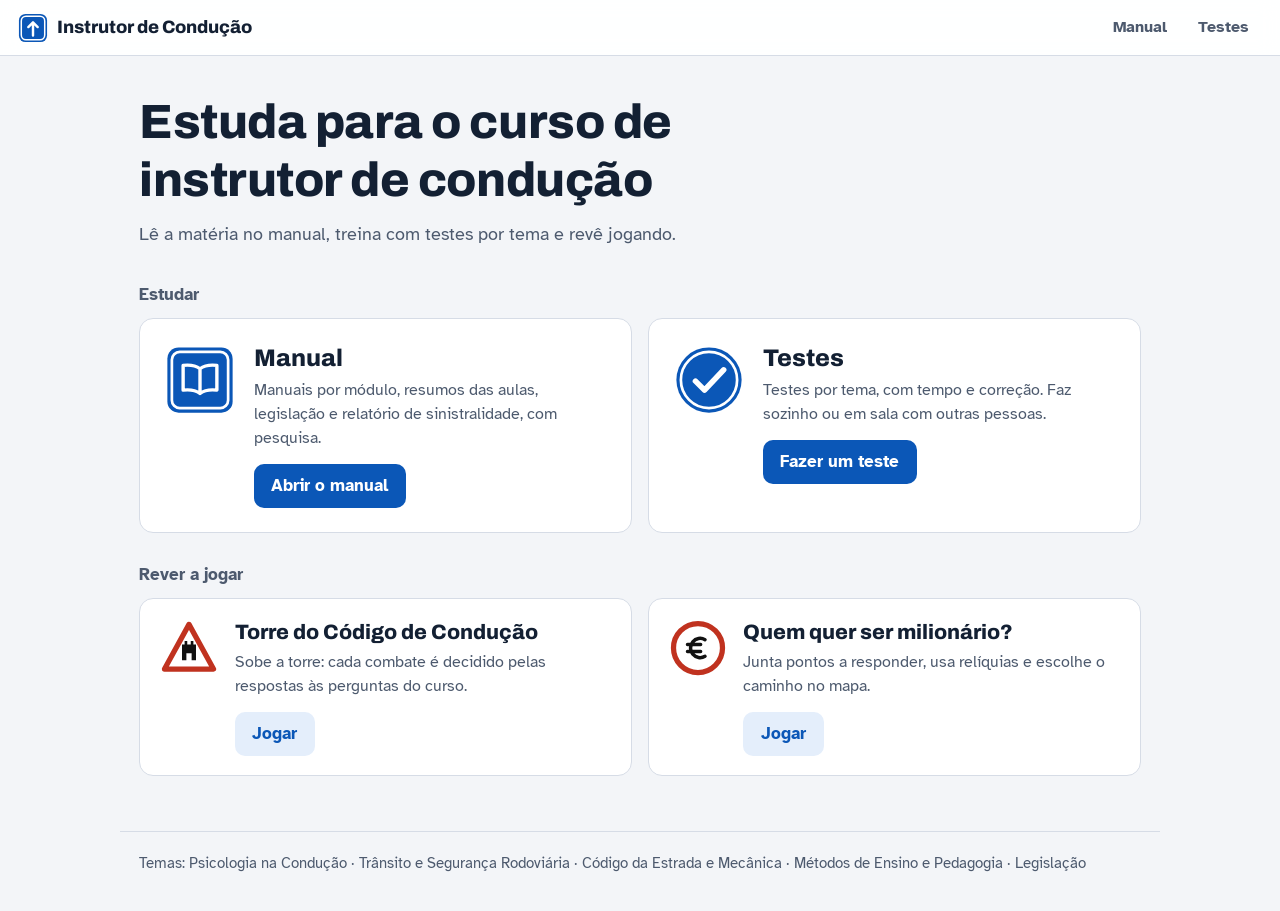
<file: index.html>
<!doctype html>
<html lang="pt-PT">
  <head>
    <meta charset="utf-8" />
    <meta name="viewport" content="width=device-width, initial-scale=1, viewport-fit=cover" />
    <meta name="color-scheme" content="light dark" />
    <title>Instrutor de Condução</title>
    <meta name="description" content="Manual, testes por tema e jogos para estudar para o curso de instrutor de condução." />
    <link rel="preconnect" href="https://fonts.googleapis.com" />
    <link rel="preconnect" href="https://fonts.gstatic.com" crossorigin />
    <link
      href="https://fonts.googleapis.com/css2?family=Archivo:wght@700;800&family=Atkinson+Hyperlegible:wght@400;700&display=swap"
      rel="stylesheet"
    />
    <link rel="stylesheet" href="css/base.css" />
    <link rel="stylesheet" href="css/index.css" />
  </head>
  <body>
    <header class="topo">
      <a class="marca" href="index.html">
        <svg viewBox="0 0 32 32" aria-hidden="true"><rect x="1" y="1" width="30" height="30" rx="7" fill="#0b57b7" /><rect x="3.5" y="3.5" width="25" height="25" rx="5" fill="none" stroke="#fff" stroke-width="1.6" /><path d="M16 24V10m0 0-5 5m5-5 5 5" fill="none" stroke="#fff" stroke-width="2.6" stroke-linecap="round" stroke-linejoin="round" /></svg>
        <span>Instrutor de Condução</span>
      </a>
      <nav class="ligacoes" aria-label="Principal">
        <a href="manual.html">Manual</a>
        <a href="testes.html">Testes</a>
      </nav>
    </header>

    <main class="pagina">
      <section class="intro">
        <h1>Estuda para o curso de instrutor de condução</h1>
        <p>Lê a matéria no manual, treina com testes por tema e revê jogando.</p>
      </section>

      <section aria-labelledby="h-estudar">
        <h2 id="h-estudar" class="grupo">Estudar</h2>
        <div class="grelha dois">
          <a class="modo grande" href="manual.html">
            <svg class="sinal" viewBox="0 0 64 64" aria-hidden="true">
              <rect x="3" y="3" width="58" height="58" rx="10" fill="#0b57b7" />
              <rect x="7" y="7" width="50" height="50" rx="7" fill="none" stroke="#fff" stroke-width="2.4" />
              <path d="M32 22c-4-3-10-3.6-15-3v22c5-.6 11 0 15 3 4-3 10-3.600 15-3V19c-5-.6-11 0-15 3Zm0 0v22" fill="none" stroke="#fff" stroke-width="3" stroke-linejoin="round" stroke-linecap="round" />
            </svg>
            <div>
              <h3>Manual</h3>
              <p>Manuais por módulo, resumos das aulas, legislação e relatório de sinistralidade, com pesquisa.</p>
              <span class="ir">Abrir o manual</span>
            </div>
          </a>

          <a class="modo grande" href="testes.html">
            <svg class="sinal" viewBox="0 0 64 64" aria-hidden="true">
              <circle cx="32" cy="32" r="29" fill="#0b57b7" />
              <circle cx="32" cy="32" r="25" fill="none" stroke="#fff" stroke-width="2.4" />
              <path d="m20 33 8 8 17-18" fill="none" stroke="#fff" stroke-width="5" stroke-linecap="round" stroke-linejoin="round" />
            </svg>
            <div>
              <h3>Testes</h3>
              <p>Testes por tema, com tempo e correção. Faz sozinho ou em sala com outras pessoas.</p>
              <span class="ir">Fazer um teste</span>
            </div>
          </a>
        </div>
      </section>

      <section aria-labelledby="h-jogar">
        <h2 id="h-jogar" class="grupo">Rever a jogar</h2>
        <div class="grelha dois">
          <a class="modo" href="Torre_das_Cartas.html">
            <svg class="sinal" viewBox="0 0 64 64" aria-hidden="true">
              <path d="M32 5 60 56H4Z" fill="#fff" stroke="#c0321f" stroke-width="6" stroke-linejoin="round" />
              <path d="M24 46V28h3v-4h3v4h4v-4h3v4h3v18Zm5-8h6v8h-6Z" fill="#111" fill-rule="evenodd" />
            </svg>
            <div>
              <h3>Torre do Código de Condução</h3>
              <p>Sobe a torre: cada combate é decidido pelas respostas às perguntas do curso.</p>
              <span class="ir">Jogar</span>
            </div>
          </a>

          <a class="modo" href="milionario.html">
            <svg class="sinal" viewBox="0 0 64 64" aria-hidden="true">
              <circle cx="32" cy="32" r="28" fill="#fff" stroke="#c0321f" stroke-width="6" />
              <path d="M40 22.500a11 11 0 1 0 0 19M20 28h15M20 36h15" fill="none" stroke="#111" stroke-width="4" stroke-linecap="round" />
            </svg>
            <div>
              <h3>Quem quer ser milionário?</h3>
              <p>Junta pontos a responder, usa relíquias e escolhe o caminho no mapa.</p>
              <span class="ir">Jogar</span>
            </div>
          </a>
        </div>
      </section>
    </main>

    <footer class="rodape">
      <p>Temas: Psicologia na Condução · Trânsito e Segurança Rodoviária · Código da Estrada e Mecânica · Métodos de Ensino e Pedagogia · Legislação</p>
    </footer>
  </body>
</html>
</file>
<file: css/base.css>
/* base.css — identidade visual partilhada (Início, Testes e Manual).
   Inspirada na sinalização rodoviária: azul de informação, vermelho de proibição, amarelo de aviso.
   Segue o tema claro/escuro do sistema. */

:root {
  --bg: #f3f5f8;
  --pa: #ffffff;
  --pa2: #eef1f6;
  --fg: #132033;
  --mu: #4d5a6e;
  --bd: #d6dce6;
  --ac: #0b57b7;
  --ac-fg: #ffffff;
  --ac-suave: #e4eefb;
  --ok: #12793a;
  --ko: #c0321f;
  --wa: #8f5b00;
  --am: #f2b400;
  --r: 14px;
  --sh: 0 1px 2px rgba(19, 32, 51, 0.06), 0 8px 24px -12px rgba(19, 32, 51, 0.18);
  --fonte: 'Atkinson Hyperlegible', system-ui, -apple-system, 'Segoe UI', Roboto, sans-serif;
  --titulos: 'Archivo', 'Atkinson Hyperlegible', system-ui, sans-serif;
  color-scheme: light dark;
}
@media (prefers-color-scheme: dark) {
  :root {
    --bg: #0d141f;
    --pa: #152031;
    --pa2: #1b2940;
    --fg: #e8edf5;
    --mu: #a6b3c7;
    --bd: #2a3a54;
    --ac: #6aa8ff;
    --ac-fg: #07172e;
    --ac-suave: #1a2c4a;
    --ok: #4cc27a;
    --ko: #ff8a7a;
    --wa: #e8b84d;
    --sh: 0 10px 28px -14px rgba(0, 0, 0, 0.7);
  }
}

* {
  box-sizing: border-box;
}
html {
  -webkit-text-size-adjust: 100%;
}
body {
  margin: 0;
  min-height: 100vh;
  font: 17px/1.65 var(--fonte);
  color: var(--fg);
  background: var(--bg);
}
h1,
h2,
h3 {
  font-family: var(--titulos);
  line-height: 1.2;
}
a {
  color: var(--ac);
}
button,
input,
select {
  font: inherit;
  color: inherit;
}
:focus-visible {
  outline: 3px solid var(--ac);
  outline-offset: 2px;
}
input[type='checkbox'],
input[type='radio'] {
  accent-color: var(--ac);
}

/* ---------- Cabeçalho (igual em todas as páginas) ---------- */
.topo {
  position: sticky;
  top: 0;
  z-index: 20;
  display: flex;
  align-items: center;
  gap: 0.9rem;
  min-height: 56px;
  padding: 0.5rem 1.1rem;
  padding-top: max(0.5rem, env(safe-area-inset-top));
  background: color-mix(in srgb, var(--pa) 92%, transparent);
  -webkit-backdrop-filter: blur(10px);
  backdrop-filter: blur(10px);
  border-bottom: 1px solid var(--bd);
}
.marca {
  display: flex;
  align-items: center;
  gap: 0.6rem;
  margin-right: auto;
  min-width: 0;
  color: var(--fg);
  font: 800 1.12rem/1.1 var(--titulos);
  text-decoration: none;
}
.marca svg {
  flex: none;
  width: 30px;
  height: 30px;
}
.marca span {
  overflow: hidden;
  text-overflow: ellipsis;
  white-space: nowrap;
}
.ligacoes {
  display: flex;
  gap: 0.25rem;
}
.ligacoes a {
  padding: 0.4rem 0.85rem;
  border-radius: 99px;
  color: var(--mu);
  font-weight: 700;
  font-size: 0.97rem;
  text-decoration: none;
}
.ligacoes a:hover {
  background: var(--pa2);
  color: var(--fg);
}
.ligacoes a[aria-current='page'] {
  background: var(--ac-suave);
  color: var(--ac);
}

/* ---------- Botões ---------- */
.btn {
  display: inline-flex;
  align-items: center;
  justify-content: center;
  gap: 0.4rem;
  min-height: 44px;
  padding: 0.5rem 1.15rem;
  border: 1.5px solid var(--bd);
  border-radius: 10px;
  background: var(--pa);
  color: var(--fg);
  font-weight: 700;
  line-height: 1.2;
  text-decoration: none;
  cursor: pointer;
  transition: border-color 0.12s, background 0.12s;
}
.btn:hover:not(:disabled) {
  border-color: var(--ac);
  background: var(--ac-suave);
}
.btn.p {
  background: var(--ac);
  border-color: var(--ac);
  color: var(--ac-fg);
}
.btn.p:hover:not(:disabled) {
  background: var(--ac);
  filter: brightness(1.1);
}
.btn:disabled {
  opacity: 0.45;
  cursor: not-allowed;
}

@media (prefers-reduced-motion: reduce) {
  * {
    transition: none !important;
    animation: none !important;
  }
}
@media (max-width: 560px) {
  .marca span {
    font-size: 1rem;
  }
}
</file>
<file: css/index.css>
/* index.css — página inicial. Usa as variáveis e o cabeçalho de base.css. */

.pagina {
  width: 100%;
  max-width: 1040px;
  margin: 0 auto;
  padding: 2.4rem 1.2rem 1rem;
}

/* ---------- Introdução (alinhada à esquerda) ---------- */
.intro {
  max-width: 40rem;
  margin-bottom: 2.2rem;
}
.intro h1 {
  margin: 0 0 0.6rem;
  font-weight: 800;
  font-size: clamp(2rem, 5.2vw, 3rem);
  letter-spacing: -0.01em;
}
.intro p {
  margin: 0;
  color: var(--mu);
  font-size: 1.15rem;
}

/* ---------- Grupos e cartões ---------- */
.grupo {
  margin: 0 0 0.8rem;
  font: 700 1.05rem/1.2 var(--fonte);
  color: var(--mu);
}
section + section {
  margin-top: 2rem;
}
.grelha {
  display: grid;
  gap: 1rem;
}
.grelha.dois {
  grid-template-columns: repeat(auto-fit, minmax(min(100%, 320px), 1fr));
}

.modo {
  display: flex;
  align-items: flex-start;
  gap: 1.1rem;
  padding: 1.3rem 1.3rem 1.2rem;
  border: 1.5px solid var(--bd);
  border-radius: var(--r);
  background: var(--pa);
  color: inherit;
  text-decoration: none;
  transition: border-color 0.12s, box-shadow 0.12s;
}
.modo:hover {
  border-color: var(--ac);
  box-shadow: var(--sh);
}
.modo .sinal {
  flex: none;
  width: 56px;
  height: 56px;
}
.modo.grande {
  padding: 1.6rem 1.5rem 1.5rem;
}
.modo.grande .sinal {
  width: 72px;
  height: 72px;
}
.modo h3 {
  margin: 0 0 0.3rem;
  font-weight: 800;
  font-size: 1.3rem;
}
.modo.grande h3 {
  font-size: 1.5rem;
}
.modo p {
  margin: 0 0 0.9rem;
  color: var(--mu);
  font-size: 1rem;
  line-height: 1.5;
}
.ir {
  display: inline-block;
  padding: 0.5rem 1.1rem;
  border-radius: 10px;
  background: var(--ac);
  color: var(--ac-fg);
  font-weight: 700;
}
.modo:not(.grande) .ir {
  background: var(--ac-suave);
  color: var(--ac);
}

/* ---------- Rodapé ---------- */
.rodape {
  max-width: 1040px;
  margin: 2.4rem auto 0;
  padding: 1.2rem 1.2rem max(2.2rem, env(safe-area-inset-bottom));
  border-top: 1px solid var(--bd);
  color: var(--mu);
  font-size: 0.93rem;
}
.rodape p {
  margin: 0;
}

@media (max-width: 480px) {
  .modo,
  .modo.grande {
    flex-direction: column;
    gap: 0.8rem;
  }
}
</file>
